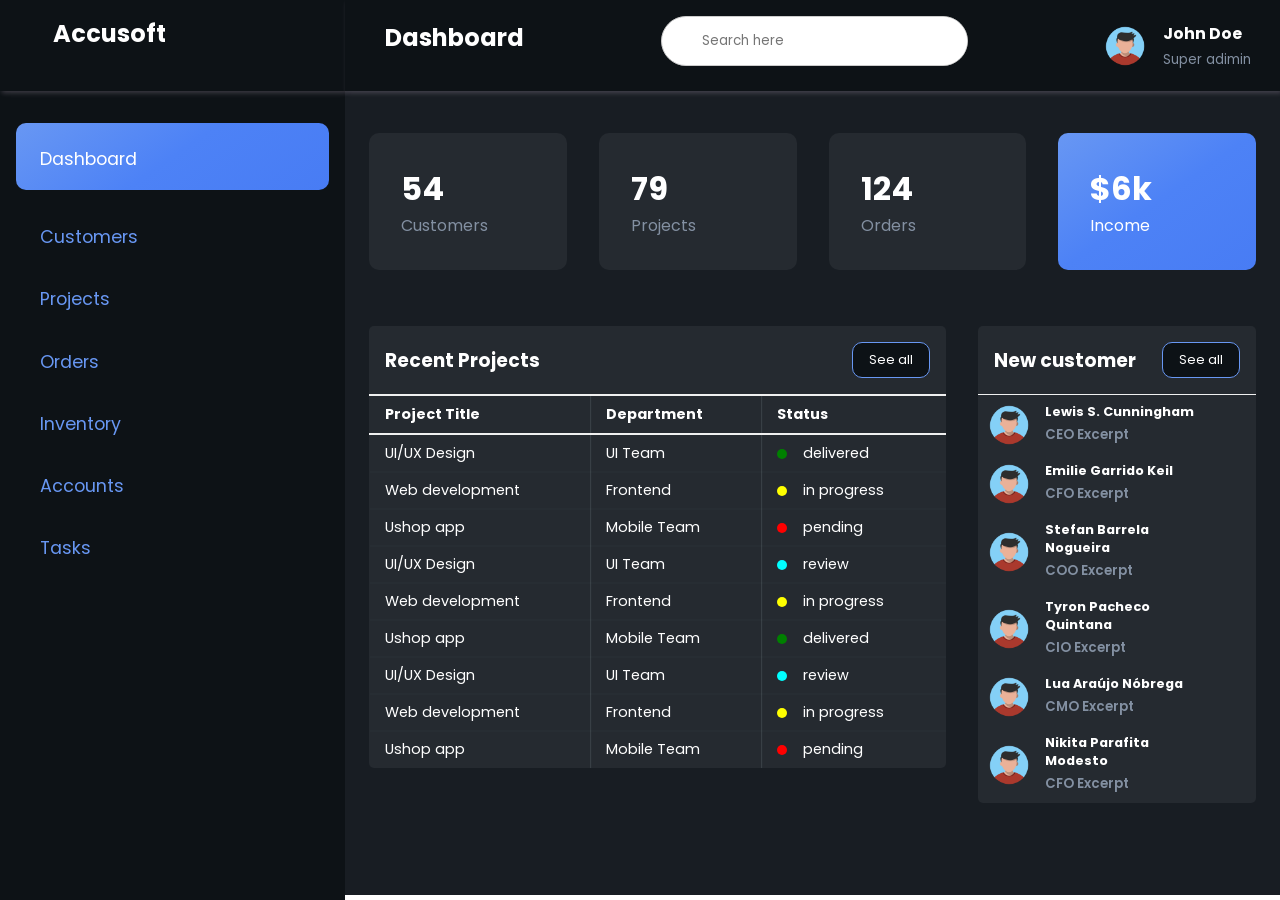
<file: docs/index.html>
<!DOCTYPE html>
<html lang="en">
<head>
    <meta charset="UTF-8">
    <meta name="viewport" content="width=device-width,initial-scale=1,maximum-scale=1">
    <meta http-equiv="X-UA-Compatible" content="IE=edge">
    <meta name="viewport" content="width=device-width, initial-scale=1.0">
    <title>Accusoft</title>

    <!-- Custom Icon Navegador link -->
    <link rel="icon" href="./image/icon.png">
    <!-- Load from CDN Line Awesome ICONs -->
    <link rel="stylesheet" href="https://maxst.icons8.com/vue-static/landings/line-awesome/font-awesome-line-awesome/css/all.min.css">
    <link rel="stylesheet" href="https://maxst.icons8.com/vue-static/landings/line-awesome/line-awesome/1.3.0/css/line-awesome.min.css">
    <!-- Link from CSS -->
    <link rel="stylesheet" href="./css/style.css">
</head>
<body>

    <input type="checkbox" id="nav-toggle"> 
    <div class="sidebar">
        <div class="sidebar-brand">
            <h2><span class="lab la-accusoft"></span> <span>Accusoft</span> </h2>
        </div>

        <div class="sidebar-menu">
            <ul>
                <li>
                    <a href="#" class="active"><span class="las la-igloo"></span>
                        <span>Dashboard</span></a>
                </li>
                <li>
                    <a href="#"><span class="las la-users"></span>
                        <span>Customers</span></a>
                </li>
                <li>
                    <a href="#"><span class="las la-clipboard-list"></span>
                        <span>Projects</span></a>
                </li>
                <li>
                    <a href="#"><span class="las la-shopping-bag"></span>
                        <span>Orders</span></a>
                </li>
                <li>
                    <a href="#"><span class="las la-receipt"></span>
                        <span>Inventory</span></a>
                </li>
                <li>
                    <a href="#"><span class="las la-user-circle"></span>
                        <span>Accounts</span></a>
                </li>
                <li>
                    <a href="#"><span class="las la-clipboard-list"></span>
                        <span>Tasks</span></a>
                </li>
            </ul>
        </div>
    </div>

    <div class="main-content">
        <header>  
                <h2>
                    <label for="nav-toggle">
                        <span class="las la-bars"></span>
                    </label>
                    Dashboard
                </h2>

                <div class="search-wrapper">
                    <span class="las la-search"></span>
                    <input type="search" placeholder="Search here" />
                </div>

                <div class="user-wrapper">
                    <img src="./image/user.png" width="40px" height="40px" alt="">
                    <div class="user-info">
                        <h4>John Doe</h4>
                        <small>Super adimin</small>
                    </div>
                </div>
        </header>

        <main>

            <div class="cards">
                <div class="card-single">
                    <div>
                        <h1>54</h1>
                        <span>Customers</span>
                    </div>
                    <div>
                        <span class="las la-users"></span>
                    </div>
                </div>
                <div class="card-single">
                    <div>
                        <h1>79</h1>
                        <span>Projects</span>
                    </div>
                    <div>
                        <span class="las la-clipboard-list"></span>
                    </div>
                </div>
                <div class="card-single">
                    <div>
                        <h1>124</h1>
                        <span>Orders</span>
                    </div>
                    <div>
                        <span class="las la-shopping-bag"></span>
                    </div>
                </div>
                <div class="card-single">
                    <div>
                        <h1>$6k</h1>
                        <span>Income</span>
                    </div>
                    <div>
                        <span class="lab la-google-wallet"></span>
                    </div>
                </div>
            </div>

            <div class="recent-grid">
                <div class="projects">
                    <div class="card">
                        <div class="card-header">
                            <h3>Recent Projects</h3>
                            <button>See all <span class="las la-arrow-right">                               
                            </span></button>
                        </div>
                        <div class="card-body">
                            <div class="table-responsive">
                                <table width="100%">
                                    <thead>
                                        <tr>
                                            <td>Project Title</td>
                                            <td>Department</td>
                                            <td>Status</td>
                                        </tr>
                                    </thead>
                                    <tbody>
                                        <tr>
                                            <td>UI/UX Design</td>
                                            <td>UI Team</td>
                                            <td>
                                                <span class="status green"></span>
                                                delivered
                                            </td>
                                        </tr>
                                        <tr>
                                            <td>Web development</td>
                                            <td>Frontend</td>
                                            <td>
                                                <span class="status yellow"></span>
                                                in progress
                                            </td>
                                        </tr>
                                        <tr>
                                            <td>Ushop app</td>
                                            <td>Mobile Team</td>
                                            <td>
                                                <span class="status red"></span>
                                                pending
                                            </td>
                                        </tr>
                                        <tr>
                                            <td>UI/UX Design</td>
                                            <td>UI Team</td>
                                            <td>
                                                <span class="status cyan"></span>
                                                review
                                            </td>
                                        </tr>
                                        <tr>
                                            <td>Web development</td>
                                            <td>Frontend</td>
                                            <td>
                                                <span class="status yellow"></span>
                                                in progress
                                            </td>
                                        </tr>
                                        <tr>
                                            <td>Ushop app</td>
                                            <td>Mobile Team</td>
                                            <td>
                                                <span class="status green"></span>
                                                delivered
                                            </td>
                                        </tr>
                                        <tr>
                                            <td>UI/UX Design</td>
                                            <td>UI Team</td>
                                            <td>
                                                <span class="status cyan"></span>
                                                review
                                            </td>
                                        </tr>
                                        <tr>
                                            <td>Web development</td>
                                            <td>Frontend</td>
                                            <td>
                                                <span class="status yellow"></span>
                                                in progress
                                            </td>
                                        </tr>
                                        <tr>
                                            <td>Ushop app</td>
                                            <td>Mobile Team</td>
                                            <td>
                                                <span class="status red"></span>
                                                pending
                                            </td>
                                        </tr> 
                                    </tbody>
                                </table>
                            </div>
                        </div>
                    </div>
                </div>

                <div class="customers">
                    <div class="card">
                        <div class="card-header">
                            <h3>New customer</h3>
                            <button>See all <span class="las la-arrow-right">                               
                            </span></button>
                        </div>
                        <div class="card-body">
                            <div class="customer">
                                <div class="info">
                                    <img src="./image/user.png" width="40px" height="40px" alt="">
                                    <div>
                                        <h4>Lewis S. Cunningham</h4>
                                        <small>CEO Excerpt</small>
                                    </div>
                                </div>
                                <div class="contact">
                                    <span class="las la-user-circle"></span>
                                    <span class="las la-comment"></span>
                                    <span class="las la-phone"></span>
                                </div>
                            </div>
                            <div class="customer">
                                <div class="info">
                                    <img src="./image/user.png" width="40px" height="40px" alt="">
                                    <div>
                                        <h4>Emilie Garrido Keil</h4>
                                        <small>CFO Excerpt</small>
                                    </div>
                                </div>
                                <div class="contact">
                                    <span class="las la-user-circle"></span>
                                    <span class="las la-comment"></span>
                                    <span class="las la-phone"></span>
                                </div>
                            </div>
                            <div class="customer">
                                <div class="info">
                                    <img src="./image/user.png" width="40px" height="40px" alt="">
                                    <div>
                                        <h4>Stefan Barrela Nogueira</h4>
                                        <small>COO Excerpt</small>
                                    </div>
                                </div>
                                <div class="contact">
                                    <span class="las la-user-circle"></span>
                                    <span class="las la-comment"></span>
                                    <span class="las la-phone"></span>
                                </div>
                            </div>
                            <div class="customer">
                                <div class="info">
                                    <img src="./image/user.png" width="40px" height="40px" alt="">
                                    <div>
                                        <h4>Tyron Pacheco Quintana</h4>
                                        <small>CIO Excerpt</small>
                                    </div>
                                </div>
                                <div class="contact">
                                    <span class="las la-user-circle"></span>
                                    <span class="las la-comment"></span>
                                    <span class="las la-phone"></span>
                                </div>
                            </div>
                            <div class="customer">
                                <div class="info">
                                    <img src="./image/user.png" width="40px" height="40px" alt="">
                                    <div>
                                        <h4>Lua Araújo Nóbrega</h4>
                                        <small>CMO Excerpt</small>
                                    </div>
                                </div>
                                <div class="contact">
                                    <span class="las la-user-circle"></span>
                                    <span class="las la-comment"></span>
                                    <span class="las la-phone"></span>
                                </div>
                            </div>
                            <div class="customer">
                                <div class="info">
                                    <img src="./image/user.png" width="40px" height="40px" alt="">
                                    <div>
                                        <h4>Nikita Parafita Modesto</h4>
                                        <small>CFO Excerpt</small>
                                    </div>
                                </div>
                                <div class="contact">
                                    <span class="las la-user-circle"></span>
                                    <span class="las la-comment"></span>
                                    <span class="las la-phone"></span>
                                </div>
                            </div>
                        </div>
                    </div>
                </div>
            </div>
        </main>
    </div>
</body>
</html>
</file>
<file: docs/css/style.css>
@import url('https://fonts.googleapis.com/css2?family=Poppins:wght@300;400;500;600&display=swap');

:root {
    --main-color: #0d1216;
    --color-dark: #1D2231;
    --color-fundo: #181d23;
    --color-card: #252a30;
    --active-color: #fff;
    --border-color: #6897f3;
    --primary-text-color: #fff;
    --secundary-text-color: #8390A2;
}

* {
    padding: 0;
    margin: 0;
    box-sizing: border-box;
    list-style-type: none;
    text-decoration: none;
    font-family: 'Poppins', sans-serif;
}

.sidebar {
    width: 345px;
    position: fixed;
    left: 0;
    top: 0;
    height: 100%;
    background: var(--main-color);
    z-index: 100;
    transition: width 300ms;
}

.sidebar-brand {
    height: 91px;
    box-shadow: 2px 2px 5px rgba(255, 225, 255, 0.2);
    padding: 1rem 0rem 1rem 2rem;
    color: #fff;
}

.sidebar-brand span {
    display: inline-block;
    padding-right: 1rem;
}

.sidebar-menu {
    margin-top: 1rem;
    padding: 1rem;
}

.sidebar-menu li {
    width: 100%;
    margin-bottom: 1.7rem;
    /* padding-left: 1rem; */
}

.sidebar-menu a {
    padding-left: .5rem;
    display: block;
    color:var(--border-color);
    font-size: 1.1rem;
}

.sidebar-menu a.active {
    background: linear-gradient(145deg, #6897f3, #4d82f6, #487cf4);
    padding-top: 1rem;
    padding-bottom: 1rem;
    color: var(--active-color);
    border-radius: 10px 10px 10px 10px;
}

.sidebar-menu a span:first-child {
    font-size: 1.5rem;
    padding-right: 1rem;
}

#nav-toggle:checked +  .sidebar {
    width: 70px;
}

#nav-toggle:checked +  .sidebar .sidebar-brand,
#nav-toggle:checked +  .sidebar li {
    padding-left: 1rem;
    text-align: center;
}

#nav-toggle:checked +  .sidebar li {
    padding-left: 0rem;
}

#nav-toggle:checked +  .sidebar .sidebar-brand h2  span:last-child,
#nav-toggle:checked +  .sidebar li a span:last-child {
    display: none;
}

#nav-toggle:checked ~ .main-content {
    margin-left: 70px;
}

#nav-toggle:checked ~ .main-content header {
    width: calc(100% - 70px);
    left: 70px;
}

.main-content {
    transition: margin-left 300ms;
    margin-left: 345px;
}

header {
    background: var(--main-color);
    display: flex;
    justify-content: space-between;
    padding: 1rem 1.5rem;
    box-shadow: 2px 2px 5px rgba(255, 225, 255, 0.2);
    position: fixed;
    left: 345px;
    width: calc(100% - 345px);
    top: 0;
    z-index: 100;
    transition: width 300ms;
}

#nav-toggle {
    display: none;
    
}

header h2 {
    color: #fff;
}

header label span {
    font-size: 1.7rem;
    padding-right: 1rem;
}

.search-wrapper {
    border: 1px solid #ccc;
    border-radius: 30px;
    height: 50px;
    display: flex;
    background: #fff;
    align-items: center;
    overflow-x: hidden;
}

.search-wrapper span {
    display: inline-block;
    padding: 0rem 1rem;
    font-size: 1.5rem;
}

.search-wrapper input {
    height: 100%;
    padding: .5rem;
    border: none;
    outline: none;
}

.user-wrapper {
    display: flex;
    align-items: center;
    color: var(--primary-text-color);
}

.user-wrapper h4 {
    margin-top: 5px;
    margin-left: 5px;
}

.user-wrapper img {
    border-radius: 50%;
    margin-right: .8rem;
}

.user-wrapper small {
    display: inline-block;
    margin-bottom: 5px;
    padding: 0px 5px 0px 5px ;
    color: var(--secundary-text-color);
}

main {
    margin-top: 85px;
    padding: 2rem 1.5rem;
    background: var(--color-fundo);
    min-height: calc(100vh - 90px);
}

.cards {
    display: grid;
    grid-template-columns: repeat(4, 1fr);
    grid-gap: 2rem;
    margin-top: 1rem;
}

.card-single {
    display: flex;
    justify-content: space-between;
    background: var(--color-card);
    color: #fff;
    padding: 2rem;
    border-radius: 10px;
}

.card-single div:last-child span {
    color: var(--border-color);
    font-size: 3rem;
}

.card-single div:first-child span {
    color: var(--secundary-text-color);
}

.card-single:last-child {
    background: linear-gradient(145deg, #6897f3, #4d82f6, #487cf4);
}

.card-single:last-child h1,
.card-single:last-child div:first-child span,
.card-single:last-child div:last-child span {
    color: #fff;
}

.recent-grid {
    margin-top: 3.5rem;
    display: grid;
    grid-gap: 2rem;
    grid-template-columns: 65% auto;
}

.card {
    background: var(--color-card);
    border-radius: 5px;
}

.card-header {
    padding: 1rem;
}

.card-header {
    color: #fff;
    display: flex;
    justify-content: space-between;
    align-items: center;
    border-bottom: 1px solid #f0f0f0;
}

.card-header button {
    background: var(--main-color);
    border-radius: 10px;
    color: #fff;
    font-size: .8rem;
    padding: .5rem 1rem;
    border: 1px solid var(--border-color);
}

table {
    border-collapse: collapse;
}

thead tr {
    border-top: 1px solid #f0f0f0;
    border-bottom: 2px solid #f0f0f0;
}

thead td {
    font-weight: 700;
}

td {
    padding: .5rem 1rem;
    font-size: .9rem;
    color: var(--primary-text-color);
    box-shadow: 1px 0px 1px rgba(225, 255, 253, 0.103);
}

td .status {
    display: inline-block;
    height: 10px;
    width: 10px;
    border-radius: 50%;
    margin-right: 1rem;
}

tr td:last-child {
    display: flex;
    align-items: center;
}

.status.cyan {
    background: cyan;
}

.status.yellow {
    background: yellow;
}

.status.red {
    background: red;
}

.status.green {
    background: green;
}

.table-responsive {
    width: 100%;
    overflow-x: auto;
}

.customer {
    display: flex;
    justify-content: space-between;
    align-items: center;
    padding: .5rem .7rem;
}

.info {
    display: flex;
    align-items: center;
}

.info img {
    border-radius: 50%;
    margin-right: 1rem;
}

.info h4 {
    font-size: .8rem;
    font-weight: 700;
    color: #fff;
}

.info small {
    font-weight: 600;
    color: var(--secundary-text-color);
}

.contact span {
    font-size: 1.2rem;
    display: inline-block;
    margin-left: .5rem;
    color: var(--border-color);
}

@media only screen and (max-width: 1200px) {
    .sidebar {
        width: 70px;
    }
    
    .sidebar .sidebar-brand,
    .sidebar li {
        padding-left: 1rem;
        text-align: center;
    }
    
    .sidebar li {
        padding-left: 0rem;
    }
    
    .sidebar .sidebar-brand h2  span:last-child,
    .sidebar li a span:last-child {
        display: none;
    }
    
    .main-content {
        margin-left: 70px;
    }
    
    .main-content header {
        width: calc(100% - 70px);
        left: 70px;
    }
}

@media only screen and (max-width: 960px) {
    .cards {
        grid-template-columns: repeat(3, 1fr);
    }

    .recent-grid {
        grid-template-columns: 60% 40%;
    }
}

@media only screen and (max-width: 768px) {
    .cards {
        grid-template-columns: repeat(2, 1fr);
    }

    .recent-grid {
        grid-template-columns: 100%;
    }

    .search-wrapper {
        display: none;
    }

    .sidebar {
        left: -100% !important;
    }
    header h2 {
        display: flex;
        align-items: center;
    }


    header h2 label {
        display: inline-block;
        background: var(--border-color);
        padding-right: 0rem;
        margin-right: 1rem;
        height: 40px;
        width: 40px;
        border-radius: 10px 10px 10px;
        color: #fff;
        display: flex;
        align-items: center;
        justify-content: center !important;
    }

    header h2 span {
        text-align: center;
        padding-right: 0rem;
    }

    header h2 {
        font-size: 1.1rem;
    }

    .main-content {
        width: 100%;
        margin-left: 0rem;
    }
    
    header {
        width: 100% !important;
        left: 0 !important;
    }

    #nav-toggle:checked + .sidebar {
        left: 0 !important;
        z-index: 100;
        width: 345px;
    }

    #nav-toggle:checked + .sidebar .sidebar-brand,
    #nav-toggle:checked + .sidebar li {
        padding-left: 2rem;
        text-align: left;
    }
    
    #nav-toggle:checked .sidebar li a {
        padding-left: 1rem;
    }
    
    #nav-toggle:checked .sidebar .sidebar-brand h2  span:last-child,
    #nav-toggle:checked .sidebar li a span:last-child {
        display: inline;
    }

    #nav-toggle:checked ~.main-content {
        margin-left: 0rem !important;
    }
}

@media only screen and (max-width: 560px) {
    .cards {
        grid-template-columns: 100%;
    }
}
</file>
